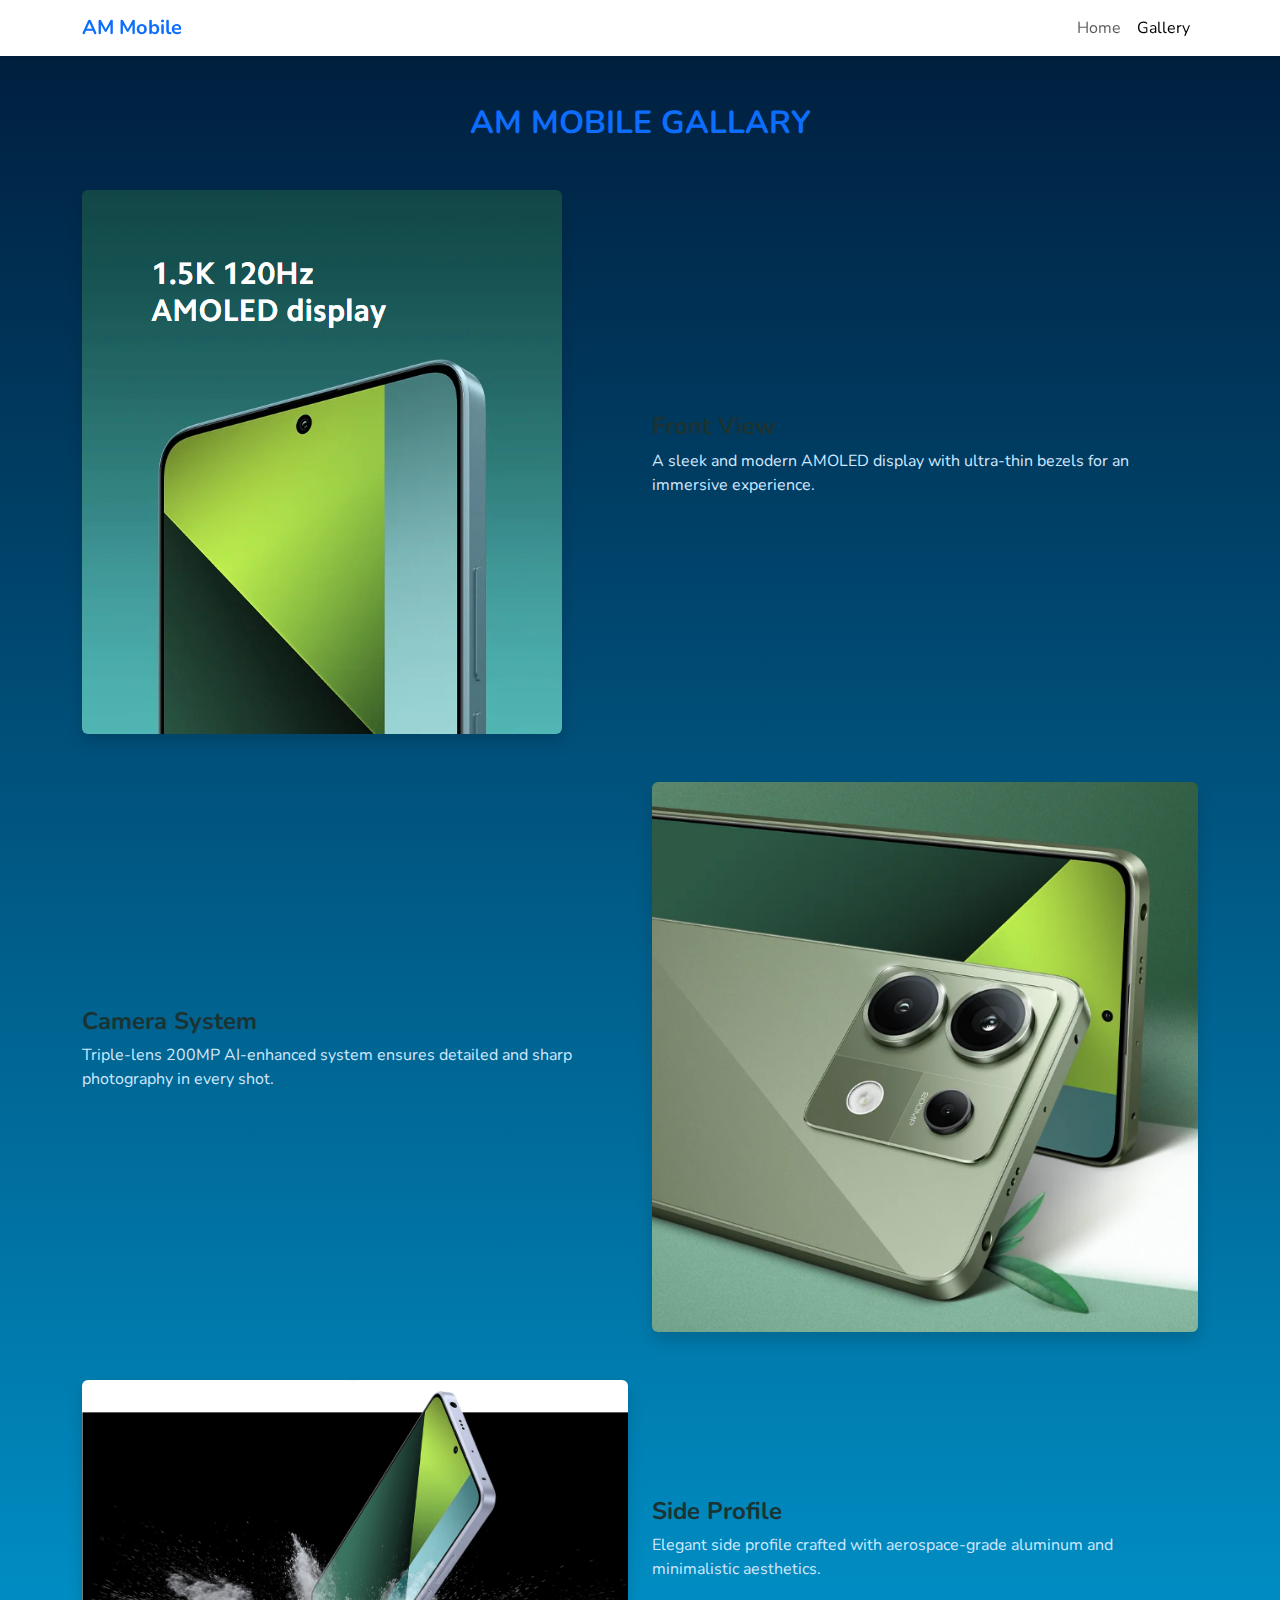
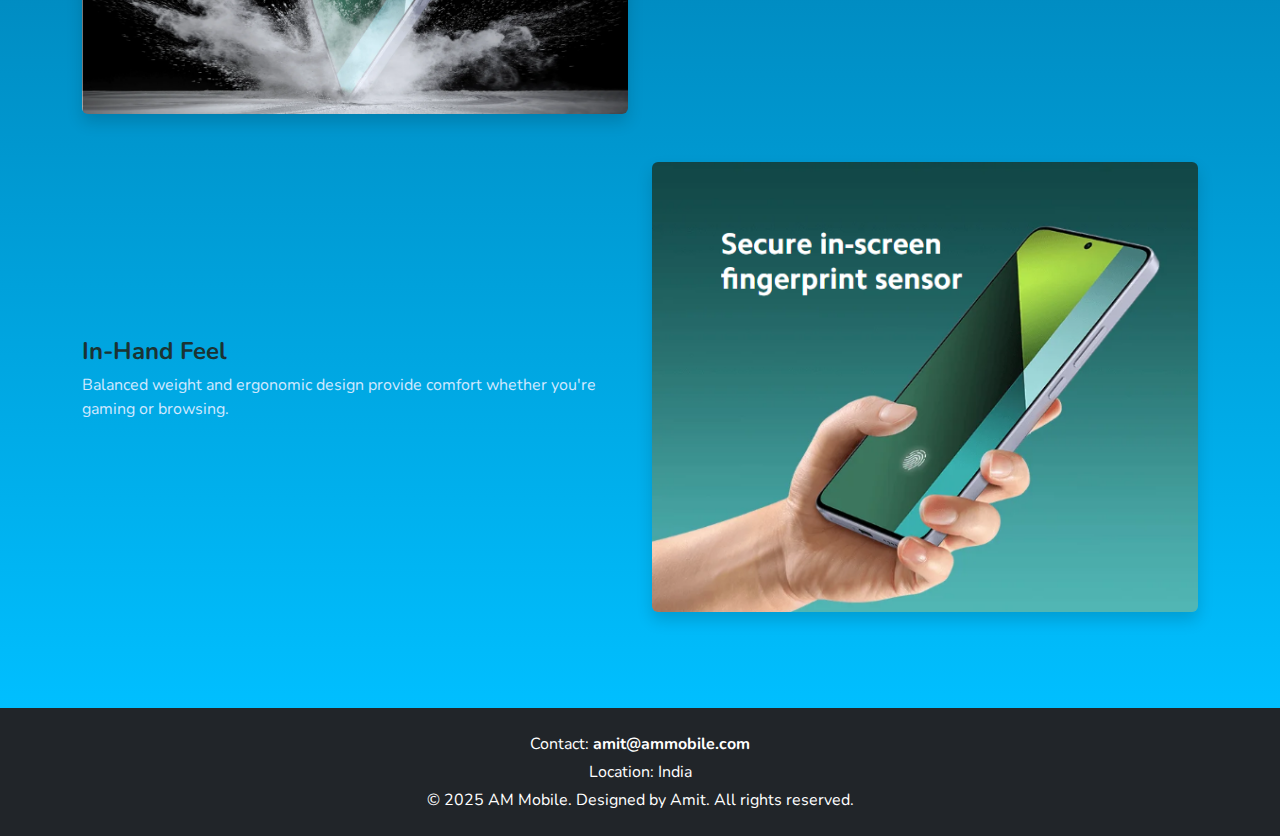
<file: gallary.html>
<!DOCTYPE html>
<html lang="en">
<head>
  <meta charset="UTF-8" />
  <title>AM Mobile | Gallery</title>
  <meta name="viewport" content="width=device-width, initial-scale=1" />
  <link href="https://cdn.jsdelivr.net/npm/bootstrap@5.3.3/dist/css/bootstrap.min.css" rel="stylesheet" />
  <link href="https://fonts.googleapis.com/css2?family=Nunito:wght@400;700&display=swap" rel="stylesheet" />
  <link rel="stylesheet" href="style.css" />
  <link href="https://cdn.jsdelivr.net/npm/bootstrap-icons@1.10.5/font/bootstrap-icons.css" rel="stylesheet">

</head>
<body>

<!-- NAVBAR -->
<nav class="navbar navbar-expand-lg navbar-light bg-white shadow-sm sticky-top">
  <div class="container">
    <a class="navbar-brand fw-bold text-primary" href="index.html">AM Mobile</a>
    <button class="navbar-toggler" type="button" data-bs-toggle="collapse" data-bs-target="#navbarNav">
      <span class="navbar-toggler-icon"></span>
    </button>
    <div class="collapse navbar-collapse justify-content-end" id="navbarNav">
      <ul class="navbar-nav">
        <li class="nav-item"><a class="nav-link" href="index.html">Home</a></li>
        <li class="nav-item"><a class="nav-link active" href="gallary.html">Gallery</a></li>
      </ul>
    </div>
  </div>
</nav>

<!-- GALLERY SECTION -->
<section class="py-5 gallery-section">
  <div class="container">
    <h2 class="text-center mb-5 text-primary font-">AM MOBILE GALLARY</h2>

    <!-- Row 1 -->
    <div class="row align-items-center mb-5">
      <div class="col-md-6">
        <img src="images/display.png" alt="AM Front View" class="img-fluid rounded shadow gallery-hover" />
      </div>
      <div class="col-md-6 text-white">
        <h4 style="color: rgb(27, 51, 51);">Front View</h4>
        <p>A sleek and modern AMOLED display with ultra-thin bezels for an immersive experience.</p>
      </div>
    </div>

    <!-- Row 2 -->
    <div class="row align-items-center mb-5 flex-md-row-reverse">
      <div class="col-md-6">
        <img src="images/camera.png" alt="AM Camera Setup" class="img-fluid rounded shadow gallery-hover" />
      </div>
      <div class="col-md-6 text-white">
        <h4 style="color: rgb(27, 51, 51);">Camera System</h4>
        <p>Triple-lens 200MP AI-enhanced system ensures detailed and sharp photography in every shot.</p>
      </div>
    </div>

    <!-- Row 3 -->
    <div class="row align-items-center mb-5">
      <div class="col-md-6">
        <img src="images/durable.png" alt="AM Profile View" class="img-fluid rounded shadow gallery-hover" />
      </div>
      <div class="col-md-6 text-white">
        <h4 style="color: rgb(27, 51, 51);">Side Profile</h4>
        <p>Elegant side profile crafted with aerospace-grade aluminum and minimalistic aesthetics.</p>
      </div>
    </div>

    <!-- Row 4 -->
    <div class="row align-items-center mb-5 flex-md-row-reverse">
      <div class="col-md-6">
        <img src="images/hand.png" alt="In Hand Feel" class="img-fluid rounded shadow gallery-hover" />
      </div>
      <div class="col-md-6 text-white">
        <h4 style="color: rgb(27, 51, 51);">In-Hand Feel</h4>
        <p style="font: size 400px;">Balanced weight and ergonomic design provide comfort whether you're gaming or browsing.</p>
      </div>
    </div>

  </div>
</section>

<!-- FOOTER -->
<footer class="bg-dark text-white text-center py-4">
  <div class="container">
    <p class="mb-1">Contact: <strong>amit@ammobile.com</strong></p>
    <p class="mb-1">Location: India</p>
    <p class="mb-0">&copy; 2025 AM Mobile. Designed by Amit. All rights reserved.</p>
  </div>
</footer>
<script src="script.js"></script>

<script src="https://cdn.jsdelivr.net/npm/bootstrap@5.3.3/dist/js/bootstrap.bundle.min.js"></script>
</body>
</html>
</file>
<file: style.css>
body {
  font-family: 'Nunito', sans-serif;
    background:linear-gradient(to bottom,#ffffff, #a8c2ff);

}
.highlight {
  color: #7083fd;
}
.hero-section{
  background-color: #94d5ed;
}
.hero-section {
  min-height: 100vh;
  display: flex;
  align-items: center;
  background-color: #c8e3ed;
}

.feature-box h5 {
  font-weight: 700;
  color: #e7ff7c;
 
}
.feature-box{
  background-color:#0e314b;
 color:#e1e2e7;
}
.uniform-img {
  width: 100%;
  height: 350px;
  object-fit: cover;
}

.gallery-img {
  transition: transform 0.3s ease;
}
.gallery-img:hover {
  transform: scale(1.05);
}

#product-list li {
  background: #e0f7fa;
  margin-top: 10px;
  font-size: 1rem;
  border-left: 5px solid #00bfa5;
  padding: 12px 20px;
}
.gallery-section {
  background: linear-gradient(to bottom, #001f3f, #00bfff); /* Navy to Sky Blue */
  padding: 60px 20px;
}

.gallery-section h2,
.gallery-section h4 {
  color: #ffffff;
  font-weight: 700;
}

.gallery-section p {
  color: #d0e8ff;
  font-size: 1rem;
}



/* Order Section Styling */
#order {
  background: linear-gradient(to right, #d8efff, #b4d8ec);
  font-family: 'Nunito', sans-serif;
  padding: 60px 0;
}

#order h2 {
  color: #364779;
  font-weight: 700;
  margin-bottom: 30px;
}

/* Form Container */
#order form {
  background-color: #f4faff;
  border: 1px solid #d0e7f7;
  border-radius: 12px;
  padding: 30px;
  box-shadow: 0 4px 12px rgba(0, 0, 0, 0.06);
  animation: slideFade 0.7s ease-out;
}

/* Labels */
#order .form-label {
  font-weight: 600;
  color: #2c3e50;
  margin-bottom: 0.4rem;
}

.accordion-button::after {
  font-family: 'bootstrap-icons';
  content: "\f282"; /* down arrow */
  transition: transform 0.3s ease;
}

.accordion-button:not(.collapsed)::after {
  transform: rotate(180deg);
}


/* Inputs and Selects */
#order .form-control,
#order .form-select,
#order textarea {
  border-radius: 10px;
  border: 1px solid #aac8dd;
  padding: 10px 14px;
  margin-bottom: 1rem;
  font-size: 1rem;
  box-shadow: 0 2px 6px rgba(0, 0, 0, 0.05);
}

/* On focus effect */
#order .form-control:focus,
#order .form-select:focus,
#order textarea:focus {
  border-color: #007bff;
  box-shadow: 0 0 0 3px rgba(0, 123, 255, 0.25);
}

/* Checkbox and links */
#order .form-check-label a {
</file>
